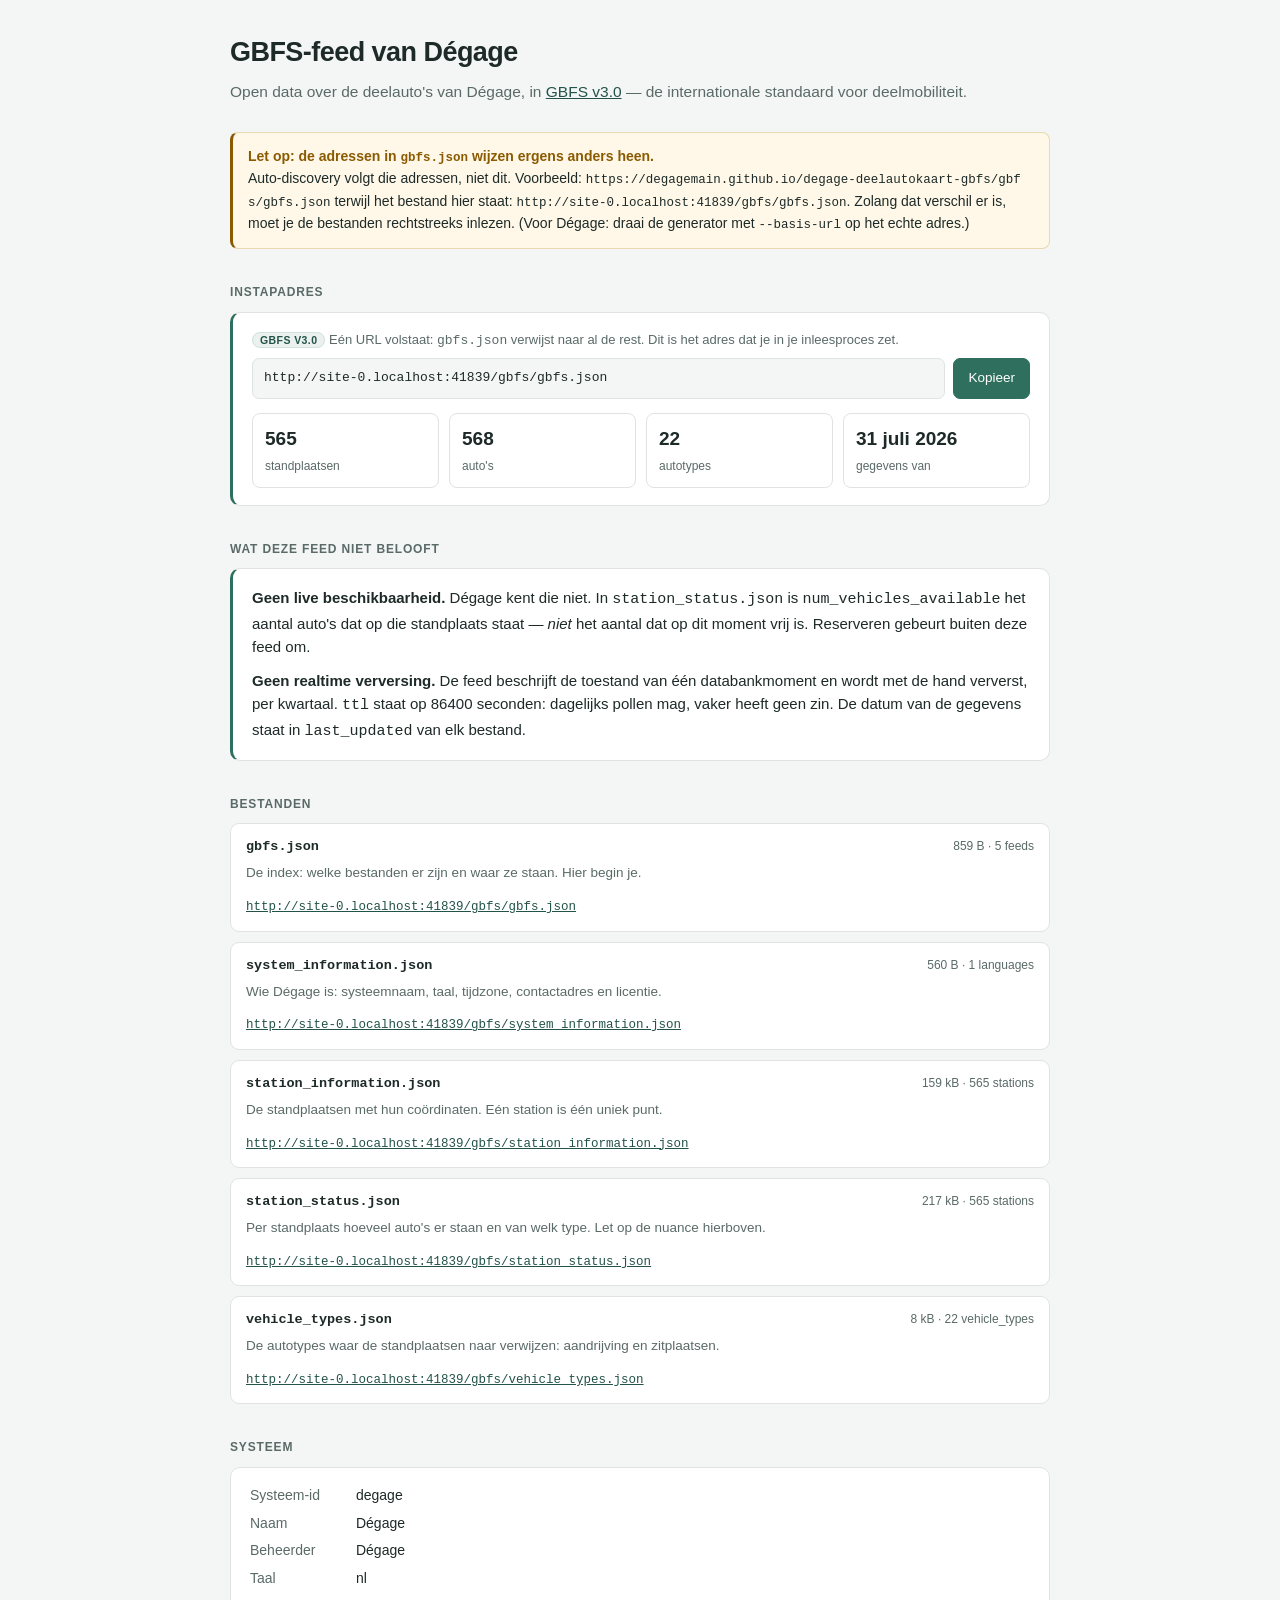
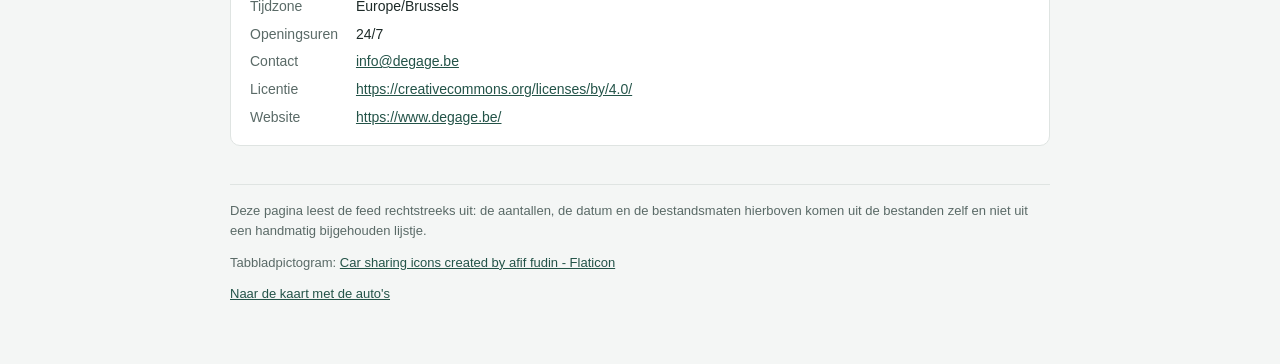
<file: gbfs/index.html>
<!doctype html>
<html lang="nl">
<head>
<meta charset="utf-8">
<meta name="viewport" content="width=device-width, initial-scale=1">
<title>GBFS-feed van Dégage</title>
<meta name="description" content="De open GBFS v3.0-feed van Dégage: instapadres, bestanden en wat de feed wel en niet belooft.">

<!-- Het pictogram in het tabblad. Twee maten: 32 px voor het tabblad zelf, de
     512 voor wie de pagina aan zijn beginscherm hangt. Naamsvermelding staat in
     de voettekst van /gbfs/, in het instellingenpaneel van de kaart en in de
     README — dat is een voorwaarde van de licentie. -->
<link rel="icon" type="image/png" sizes="32x32" href="../favicon-32.png">
<link rel="icon" type="image/png" sizes="512x512" href="../favicon.png">
<link rel="apple-touch-icon" href="../favicon.png">

<!--
  Instappagina voor aggregatoren en ontwikkelaars.

  Alles op deze pagina wordt UIT DE FEED ZELF gelezen — aantallen, datum, versie, grootte.
  Niets staat hier hard ingetypt, want een documentatiepagina die de feed napraat, gaat
  bij de eerste verversing liegen.

  De getoonde URL's worden afgeleid van het adres van deze pagina. Zo klopt de
  documentatie automatisch, of de feed nu op GitHub Pages, op degage.be of lokaal staat.
  Wat gbfs.json ZELF als URL's adverteert wordt daarnaast gelegd: wijken die af, dan
  staat er een waarschuwing, want auto-discovery loopt op die URL's en niet op deze.
-->

<style>
  :root {
    --inkt: #1d2a28; --inkt-zacht: #5a6a67; --groen: #2f6f5e; --groen-diep: #235348;
    --lijn: #dfe4e2; --vlak: #fff; --vlak-zacht: #f4f6f5;
    --waarschuwing: #8a5a00; --waarschuwing-vlak: #fff8e8; --waarschuwing-lijn: #e8d9b0;
    --radius: 10px;
    --font: -apple-system, BlinkMacSystemFont, "Segoe UI", Roboto, "Helvetica Neue",
            Arial, "Noto Sans", sans-serif;
    --mono: ui-monospace, SFMono-Regular, Menlo, Consolas, "Liberation Mono", monospace;
  }
  * { box-sizing: border-box; }
  body {
    margin: 0; padding: 32px 20px 64px;
    font-family: var(--font); font-size: 15px; line-height: 1.55;
    color: var(--inkt); background: var(--vlak-zacht);
    -webkit-text-size-adjust: 100%;
  }
  .blad { max-width: 820px; margin: 0 auto; }

  header { margin-bottom: 28px; }
  h1 { margin: 0 0 6px; font-size: 27px; letter-spacing: -.02em; }
  .onderkop { margin: 0; color: var(--inkt-zacht); font-size: 15.5px; }

  h2 {
    margin: 34px 0 10px; font-size: 12px; font-weight: 600;
    letter-spacing: .07em; text-transform: uppercase; color: var(--inkt-zacht);
  }
  p { margin: 0 0 11px; }
  a { color: var(--groen-diep); }

  .kaartje {
    background: var(--vlak); border: 1px solid var(--lijn);
    border-radius: var(--radius); padding: 17px 19px;
  }

  /* ---------- het instapadres: het enige dat een aggregator echt nodig heeft ------ */
  .instap { border-left: 3px solid var(--groen); }
  .instap__label { margin: 0 0 7px; font-size: 13px; color: var(--inkt-zacht); }
  .urlregel { display: flex; gap: 8px; align-items: stretch; flex-wrap: wrap; }
  .urlregel code {
    flex: 1 1 340px; min-width: 0;
    padding: 9px 11px;
    font-family: var(--mono); font-size: 13px;
    background: var(--vlak-zacht); border: 1px solid var(--lijn); border-radius: 7px;
    overflow-x: auto; white-space: nowrap;
  }
  .kopieer {
    flex: 0 0 auto; padding: 9px 14px;
    font: inherit; font-size: 13.5px; font-weight: 500; color: #fff;
    background: var(--groen); border: 1px solid var(--groen); border-radius: 7px;
    cursor: pointer;
  }
  .kopieer:hover { background: var(--groen-diep); border-color: var(--groen-diep); }
  .kopieer:focus-visible { outline: 2px solid var(--inkt); outline-offset: 2px; }

  /* ---------- feiten ------------------------------------------------------------- */
  .feiten { display: flex; flex-wrap: wrap; gap: 10px; margin: 14px 0 0; padding: 0; list-style: none; }
  .feiten li {
    flex: 1 1 128px;
    padding: 10px 12px;
    background: var(--vlak); border: 1px solid var(--lijn); border-radius: 8px;
  }
  .feiten b { display: block; font-size: 19px; font-variant-numeric: tabular-nums; }
  .feiten span { font-size: 12px; color: var(--inkt-zacht); }

  /* ---------- bestandenlijst ----------------------------------------------------- */
  .bestanden { display: grid; gap: 10px; }
  .bestand {
    background: var(--vlak); border: 1px solid var(--lijn); border-radius: 9px;
    padding: 13px 15px;
  }
  .bestand__kop { display: flex; align-items: baseline; gap: 9px; flex-wrap: wrap; }
  .bestand__naam { font-family: var(--mono); font-size: 13.5px; font-weight: 600; }
  .merk {
    padding: 1px 7px; border-radius: 10px;
    font-size: 10.5px; font-weight: 600; letter-spacing: .04em; text-transform: uppercase;
  }
  .merk--gbfs { background: #eaf1ee; color: var(--groen-diep); border: 1px solid #d3e2dc; }
  .bestand__maat { margin-left: auto; font-size: 12px; color: var(--inkt-zacht);
                   font-variant-numeric: tabular-nums; }
  .bestand__uitleg { margin: 5px 0 9px; font-size: 13.5px; color: var(--inkt-zacht); }
  .bestand a.pad {
    font-family: var(--mono); font-size: 12.5px; word-break: break-all;
  }

  /* ---------- waarschuwing ------------------------------------------------------- */
  .let-op {
    background: var(--waarschuwing-vlak); border: 1px solid var(--waarschuwing-lijn);
    border-left: 3px solid var(--waarschuwing);
    border-radius: 8px; padding: 13px 15px; margin: 0 0 14px;
    font-size: 14px;
  }
  .let-op strong { color: var(--waarschuwing); }
  .let-op code { font-family: var(--mono); font-size: 12.5px; word-break: break-all; }
  .let-op[hidden] { display: none; }

  .nadruk { border-left: 3px solid var(--groen); }
  .nadruk strong { color: var(--inkt); }

  /* ---------- systeemgegevens ----------------------------------------------------
     `min-width: 0` is hier niet cosmetisch: een rasterkolom weigert standaard smaller
     te worden dan zijn inhoud, en één lange licentie-URL duwt daarmee de hele pagina
     breder dan het scherm. Samen met `overflow-wrap` breekt zo'n URL netjes af. */
  .systeem {
    display: grid; grid-template-columns: auto minmax(0, 1fr);
    gap: 6px 18px; margin: 0; font-size: 14px;
  }
  .systeem dt { color: var(--inkt-zacht); }
  .systeem dd { margin: 0; min-width: 0; overflow-wrap: anywhere; }

  footer {
    margin-top: 38px; padding-top: 16px; border-top: 1px solid var(--lijn);
    font-size: 13px; color: var(--inkt-zacht);
  }
  .laden { color: var(--inkt-zacht); font-style: italic; }

  @media (max-width: 560px) {
    body { padding: 22px 14px 48px; }
    h1 { font-size: 23px; }
    .bestand__maat { margin-left: 0; width: 100%; }
  }
</style>
</head>
<body>
<div class="blad">

<header>
  <h1>GBFS-feed van Dégage</h1>
  <p class="onderkop">Open data over de deelauto's van Dégage, in
     <a href="https://github.com/MobilityData/gbfs" target="_blank" rel="noopener">GBFS
     v3.0</a> — de internationale standaard voor deelmobiliteit.</p>
</header>

<div class="let-op" id="urlwaarschuwing" hidden></div>

<h2>Instapadres</h2>
<div class="kaartje instap">
  <p class="instap__label"><span class="merk merk--gbfs" id="versie">GBFS</span>
     Eén URL volstaat: <code>gbfs.json</code> verwijst naar al de rest. Dit is het adres
     dat je in je inleesproces zet.</p>
  <div class="urlregel">
    <code id="instap-url">…</code>
    <button type="button" class="kopieer" id="kopieer-instap">Kopieer</button>
  </div>
  <ul class="feiten" id="feiten">
    <li class="laden">bezig met laden…</li>
  </ul>
</div>

<h2>Wat deze feed niet belooft</h2>
<div class="kaartje nadruk">
  <p><strong>Geen live beschikbaarheid.</strong> Dégage kent die niet. In
     <code>station_status.json</code> is <code>num_vehicles_available</code> het aantal
     auto's dat op die standplaats staat — <em>niet</em> het aantal dat op dit moment vrij
     is. Reserveren gebeurt buiten deze feed om.</p>
  <p style="margin-bottom:0"><strong>Geen realtime verversing.</strong> De feed beschrijft
     de toestand van één databankmoment en wordt met de hand ververst, per kwartaal.
     <code>ttl</code> staat op 86400 seconden: dagelijks pollen mag, vaker heeft geen zin.
     De datum van de gegevens staat in <code>last_updated</code> van elk bestand.</p>
</div>

<h2>Bestanden</h2>
<div class="bestanden" id="bestanden">
  <p class="laden">bezig met laden…</p>
</div>

<h2>Systeem</h2>
<div class="kaartje" id="systeem"><p class="laden">bezig met laden…</p></div>

<footer>
  <p>Deze pagina leest de feed rechtstreeks uit: de aantallen, de datum en de bestandsmaten
     hierboven komen uit de bestanden zelf en niet uit een handmatig bijgehouden lijstje.</p>
  <!-- Naamsvermelding van het tabbladpictogram: een voorwaarde van de gratis licentie
       van Flaticon. De opgegeven formulering en de link blijven staan zoals ze zijn. -->
  <p>Tabbladpictogram: <a href="https://www.flaticon.com/free-icons/car-sharing"
     title="car sharing icons" target="_blank" rel="noopener">Car sharing icons created by
     afif fudin - Flaticon</a></p>
  <p style="margin-bottom:0"><a href="../map/">Naar de kaart met de auto's</a></p>
</footer>

</div>

<script>
"use strict";

/* De feed staat één map hoger dan deze pagina. Alles wordt hiervan afgeleid, zodat de
   getoonde adressen kloppen waar de site ook staat. */
const FEED = new URL("./", location.href);

/* De vijf GBFS-bestanden, in de volgorde waarin je ze leest. Alleen de uitleg staat hier
   vast — dat is redactie, geen data.

   `degage_vehicles.json` staat er bewust NIET bij. Dat is ons eigen detailbestand voor de
   kaart, geen GBFS, en op deze pagina zou het alleen ruis zijn voor wie de standaard
   implementeert. */
const BESTANDEN = [
  ["gbfs",
   "De index: welke bestanden er zijn en waar ze staan. Hier begin je."],
  ["system_information",
   "Wie Dégage is: systeemnaam, taal, tijdzone, contactadres en licentie."],
  ["station_information",
   "De standplaatsen met hun coördinaten. Eén station is één uniek punt."],
  ["station_status",
   "Per standplaats hoeveel auto's er staan en van welk type. Let op de nuance hierboven."],
  ["vehicle_types",
   "De autotypes waar de standplaatsen naar verwijzen: aandrijving en zitplaatsen."]
];

const $ = (id) => document.getElementById(id);

function ontsnap(s) {
  return String(s).replace(/[&<>"']/g, (c) => (
    { "&": "&amp;", "<": "&lt;", ">": "&gt;", '"': "&quot;", "'": "&#39;" }[c]
  ));
}

function maat(bytes) {
  if (bytes < 1024) return bytes + " B";
  if (bytes < 1024 * 1024) return (bytes / 1024).toFixed(0) + " kB";
  return (bytes / 1024 / 1024).toFixed(1) + " MB";
}

const MAANDEN = ["januari", "februari", "maart", "april", "mei", "juni", "juli",
                 "augustus", "september", "oktober", "november", "december"];

/* Zoals op de kaart: de datum uit de string zelf halen en niet via `new Date()`, want dan
   verschuift hij naar de tijdzone van de bezoeker en kan hij er een dag naast zitten. */
function datumInWoorden(stempel) {
  const m = /^(\d{4})-(\d{2})-(\d{2})/.exec(String(stempel || ""));
  return m ? Number(m[3]) + " " + MAANDEN[Number(m[2]) - 1] + " " + m[1] : null;
}

function getal(n) { return Number(n).toLocaleString("nl-BE"); }

/* Het aantal rijen in het eerste array-veld van `data` — dat is voor elk van deze
   bestanden het zinvolle aantal (stations, vehicle_types, vehicles, feeds). */
function telling(payload) {
  const data = (payload && payload.data) || {};
  for (const [sleutel, waarde] of Object.entries(data)) {
    if (Array.isArray(waarde)) return { sleutel, aantal: waarde.length };
  }
  return null;
}

async function haal(naam) {
  const url = new URL(naam + ".json", FEED);
  const antwoord = await fetch(url, { cache: "no-cache" });
  if (!antwoord.ok) throw new Error(naam + ".json gaf status " + antwoord.status);
  const tekst = await antwoord.text();
  return { url: url.href, payload: JSON.parse(tekst), bytes: new Blob([tekst]).size };
}

function toonInstap(url) {
  $("instap-url").textContent = url;
  $("kopieer-instap").addEventListener("click", async () => {
    const knop = $("kopieer-instap");
    try {
      await navigator.clipboard.writeText(url);
      knop.textContent = "Gekopieerd";
    } catch (e) {
      // Zonder toestemming voor het klembord: selecteer de tekst, dan kan het met de hand.
      const bereik = document.createRange();
      bereik.selectNodeContents($("instap-url"));
      const sel = getSelection();
      sel.removeAllRanges();
      sel.addRange(bereik);
      knop.textContent = "Selecteer en kopieer";
    }
    setTimeout(() => { knop.textContent = "Kopieer"; }, 2200);
  });
}

/* Auto-discovery loopt over de URL's ín gbfs.json, niet over het adres van deze pagina.
   Staan daar nog plaatshouders, dan leest een partner straks een adres in dat niet
   bestaat — en dat merkt hij pas als het misgaat. Dus zeggen we het hier. */
function controleerUrls(index, echteBasis) {
  const feeds = (index.data && index.data.feeds) || [];
  const afwijkend = feeds.filter((f) => {
    try { return new URL(f.url).href !== new URL(f.name + ".json", echteBasis).href; }
    catch (e) { return true; }
  });
  if (!afwijkend.length) return;

  const vak = $("urlwaarschuwing");
  vak.hidden = false;
  vak.innerHTML =
    "<strong>Let op: de adressen in <code>gbfs.json</code> wijzen ergens anders heen.</strong><br>" +
    "Auto-discovery volgt die adressen, niet dit. Voorbeeld: " +
    "<code>" + ontsnap(afwijkend[0].url) + "</code> terwijl het bestand hier staat: " +
    "<code>" + ontsnap(new URL(afwijkend[0].name + ".json", echteBasis).href) + "</code>. " +
    "Zolang dat verschil er is, moet je de bestanden rechtstreeks inlezen. " +
    "(Voor Dégage: draai de generator met <code>--basis-url</code> op het echte adres.)";
}

function toonFeiten(gegevens) {
  const stations = telling(gegevens.station_information);
  const types = telling(gegevens.vehicle_types);
  const datum = datumInWoorden(gegevens.gbfs.last_updated);

  /* Het aantal voertuigen komt uit station_status, niet uit ons eigen detailbestand:
     zo staat er op deze pagina alleen wat een partner zelf ook uit de standaard haalt. */
  const perStation = ((gegevens.station_status || {}).data || {}).stations || [];
  const wagens = perStation.reduce((n, s) => n + (s.num_vehicles_available || 0), 0);

  const rijen = [
    [getal(stations ? stations.aantal : 0), "standplaatsen"],
    [getal(wagens), "auto's"],
    [getal(types ? types.aantal : 0), "autotypes"],
    [datum || "onbekend", "gegevens van"]
  ];
  $("feiten").innerHTML = rijen
    .map(([a, b]) => "<li><b>" + ontsnap(a) + "</b><span>" + ontsnap(b) + "</span></li>")
    .join("");
}

function toonBestanden(bestanden) {
  $("bestanden").innerHTML = BESTANDEN.map(([naam, uitleg]) => {
    const b = bestanden[naam];
    if (!b) {
      return '<div class="bestand"><div class="bestand__kop">' +
             '<span class="bestand__naam">' + ontsnap(naam) + ".json</span>" +
             '</div><p class="bestand__uitleg">Niet gevonden.</p></div>';
    }
    const t = telling(b.payload);
    // Geen versiemerk per bestand: ze zijn alle vijf GBFS v3.0, en dat staat één keer
    // bovenaan bij het instapadres. Vijf keer hetzelfde label is ruis.
    return '<div class="bestand">' +
             '<div class="bestand__kop">' +
               '<span class="bestand__naam">' + ontsnap(naam) + ".json</span>" +
               '<span class="bestand__maat">' + maat(b.bytes) +
                 (t ? " · " + getal(t.aantal) + " " + ontsnap(t.sleutel) : "") + "</span>" +
             "</div>" +
             '<p class="bestand__uitleg">' + ontsnap(uitleg) + "</p>" +
             '<a class="pad" href="' + ontsnap(b.url) + '">' + ontsnap(b.url) + "</a>" +
           "</div>";
  }).join("");
}

function toonSysteem(system) {
  const d = (system && system.data) || {};
  const tekst = (v) => Array.isArray(v) && v.length ? v[0].text : (v || "—");
  const rijen = [
    ["Systeem-id", d.system_id],
    ["Naam", tekst(d.name)],
    ["Beheerder", tekst(d.operator)],
    ["Taal", (d.languages || []).join(", ")],
    ["Tijdzone", d.timezone],
    ["Openingsuren", d.opening_hours],
    ["Contact", d.feed_contact_email
      ? '<a href="mailto:' + ontsnap(d.feed_contact_email) + '">' +
        ontsnap(d.feed_contact_email) + "</a>" : null],
    ["Licentie", d.license_url
      ? '<a href="' + ontsnap(d.license_url) + '" target="_blank" rel="noopener">' +
        ontsnap(d.license_url) + "</a>" : null],
    ["Website", d.url
      ? '<a href="' + ontsnap(d.url) + '" target="_blank" rel="noopener">' +
        ontsnap(d.url) + "</a>" : null]
  ].filter(([, waarde]) => waarde);

  // Drie labels dragen al klaargemaakte HTML (een link); de rest is platte tekst.
  const isLink = (label) => label === "Contact" || label === "Licentie" || label === "Website";
  $("systeem").innerHTML =
    '<dl class="systeem">' +
    rijen.map(([label, waarde]) =>
      "<dt>" + ontsnap(label) + "</dt>" +
      "<dd>" + (isLink(label) ? waarde : ontsnap(waarde)) + "</dd>").join("") +
    "</dl>";
}

async function laden() {
  const namen = BESTANDEN.map(([naam]) => naam);
  const opgehaald = await Promise.all(namen.map((n) => haal(n).catch(() => null)));
  const bestanden = {};
  const payloads = {};
  namen.forEach((naam, i) => {
    if (opgehaald[i]) {
      bestanden[naam] = opgehaald[i];
      payloads[naam] = opgehaald[i].payload;
    }
  });

  if (!payloads.gbfs) throw new Error("gbfs.json kon niet geladen worden");

  $("versie").textContent = "GBFS v" + (payloads.gbfs.version || "3.0");
  toonInstap(new URL("gbfs.json", FEED).href);
  toonFeiten(payloads);
  toonBestanden(bestanden);
  toonSysteem(payloads.system_information);
  controleerUrls(payloads.gbfs, FEED);
}

laden().catch((fout) => {
  $("bestanden").innerHTML =
    '<div class="kaartje"><p style="margin:0"><strong>De feed kon niet geladen worden.</strong> ' +
    ontsnap(fout.message) + "</p><p style=\"margin:8px 0 0;color:var(--inkt-zacht)\">" +
    "Open deze pagina via een webserver, niet als <code>file://</code>: een browser " +
    "blokkeert dan het inlezen van de bestanden.</p></div>";
  $("feiten").innerHTML = "";
  console.error(fout);
});
</script>
</body>
</html>
</file>
